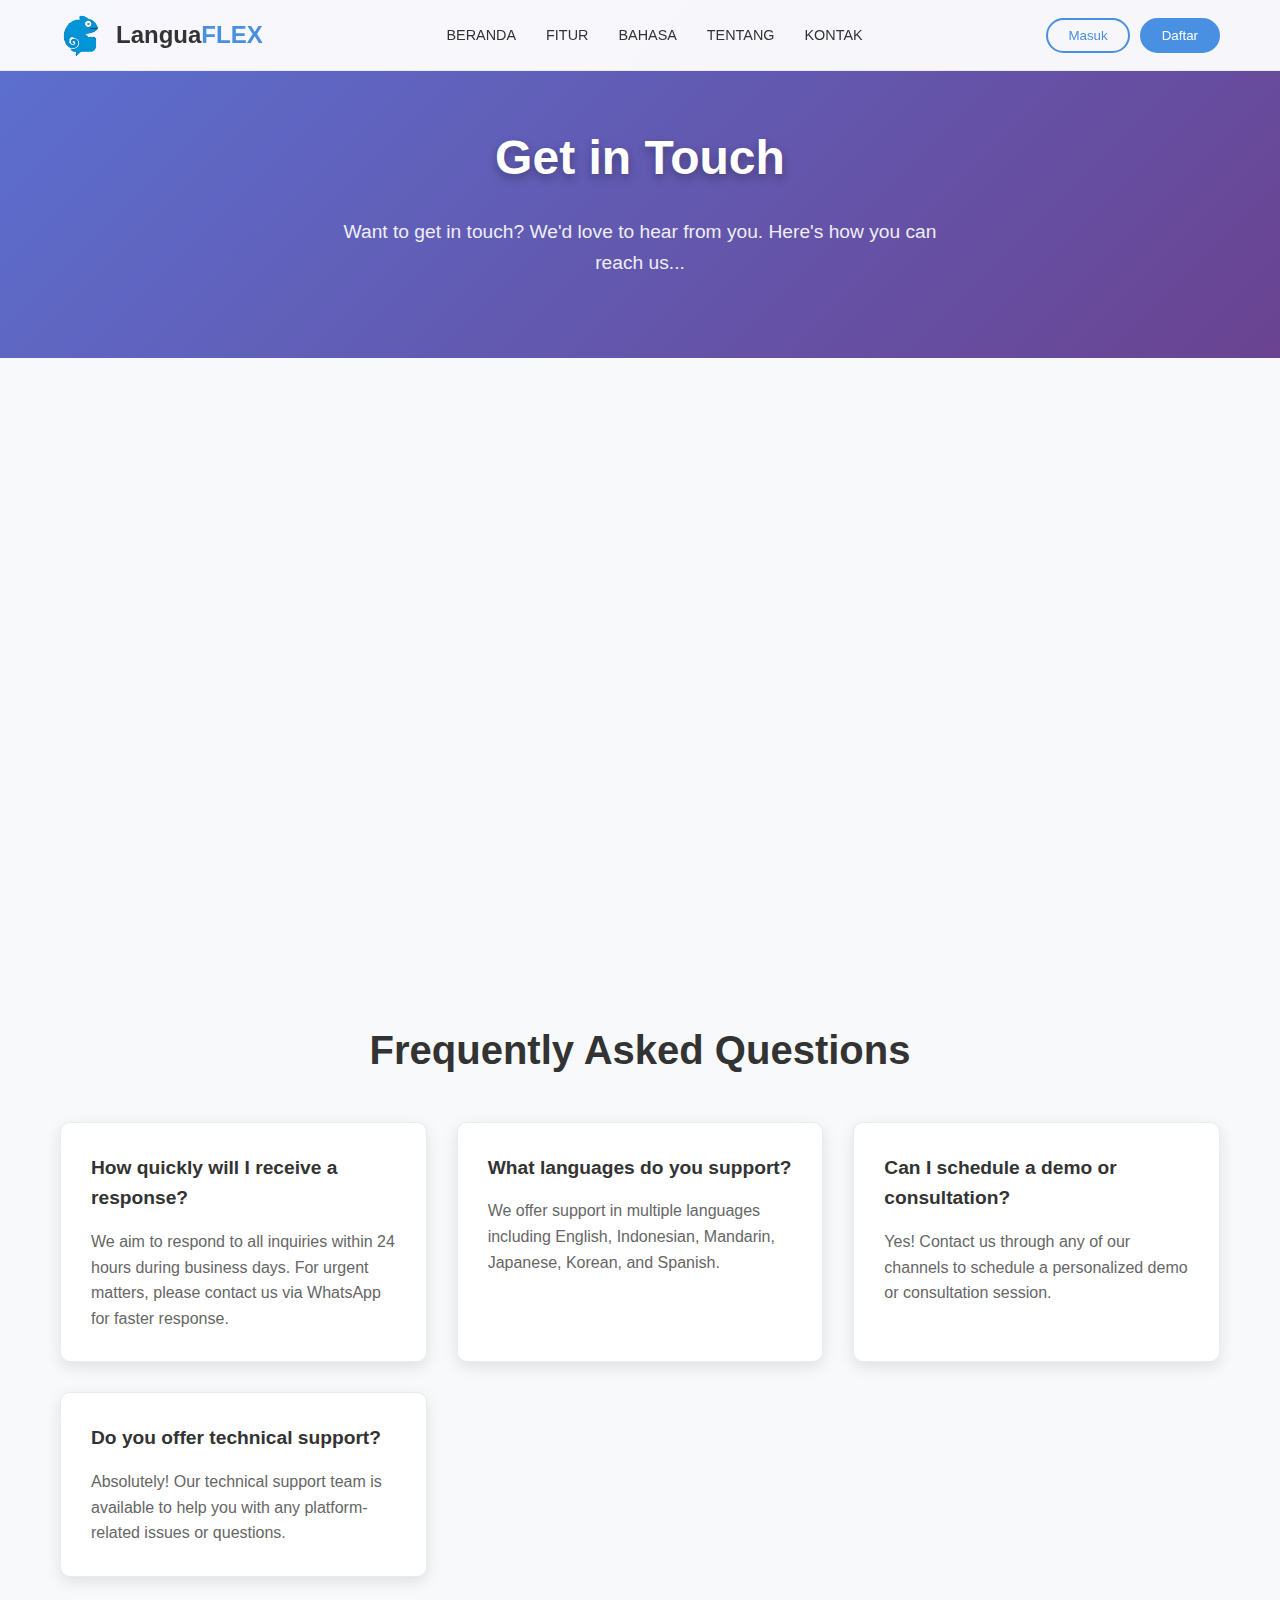
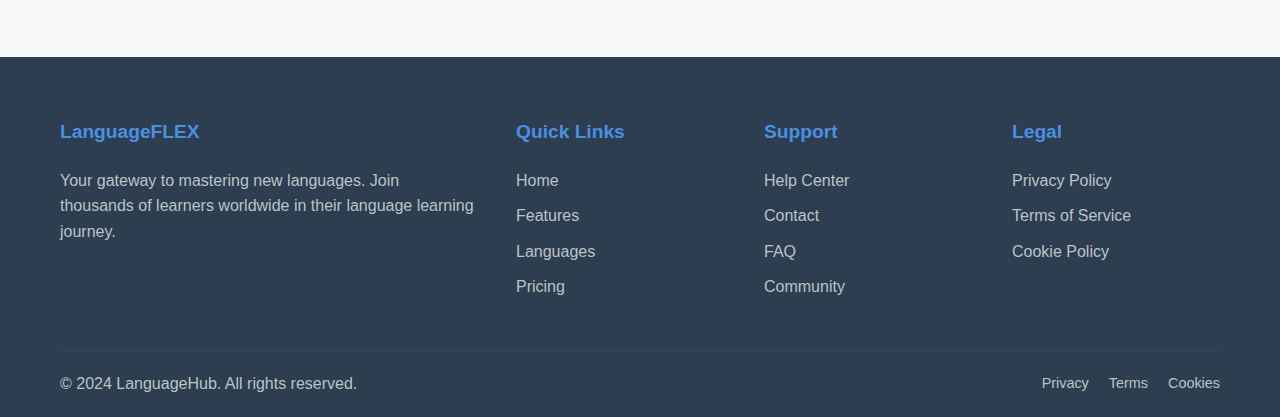
<file: contatc.html>
<!DOCTYPE html>
<html lang="id">
<head>
    <meta charset="UTF-8">
    <meta name="viewport" content="width=device-width, initial-scale=1.0">
    <title>Contact Us - Language Learning Platform</title>
    <link rel="stylesheet" href="styles.css">
    <link rel="stylesheet" href="contact.css">
    <link rel="icon" href="resource/images/logo.ico" type="image/x-icon">
    <link href="https://cdnjs.cloudflare.com/ajax/libs/font-awesome/6.0.0/css/all.min.css" rel="stylesheet">
</head>
<body>
    <!-- Navigation -->
    <nav class="navbar">
        <div class="nav-container">
            <div class="nav-logo">
                <img src="resource/images/logo.png" alt="LanguaFLEX Logo" class="logo-icon">
                <span class="logo-text">Langua<span class="logo-highlight">FLEX</span></span>
            </div>
            <ul class="nav-menu">
                <li><a href="index.html" class="nav-link">BERANDA</a></li>
                <li><a href="index.html" class="nav-link">FITUR</a></li>
                <li><a href="index.html" class="nav-link">BAHASA</a></li>
                <li><a href="about.html" class="nav-link active">TENTANG</a></li>
                <li><a href="contatc.html" class="nav-link">KONTAK</a></li>
            </ul>
            <div class="nav-auth">
                <button class="btn-login" id="btn-login">Masuk</button>
                <button class="btn-register" id="btn-register">Daftar</button>
            </div>
            <div class="burger-menu">
                <div class="bar"></div>
                <div class="bar"></div>
                <div class="bar"></div>
            </div>
        </div>
    </nav>

    <!-- Contact Hero Section -->
    <section class="contact-hero">
        <div class="container">
            <div class="contact-hero-content">
                <h1 class="contact-hero-title">Get in Touch</h1>
                <p class="contact-hero-subtitle">
                    Want to get in touch? We'd love to hear from you. Here's how you can reach us...
                </p>
            </div>
        </div>
    </section>

    <!-- Contact Options Section -->
    <section class="contact-options">
        <div class="container">
            <div class="contact-grid">
                <!-- WhatsApp Contact -->
                <div class="contact-card whatsapp-card">
                    <div class="contact-icon">
                        <i class="fab fa-whatsapp"></i>
                    </div>
                    <h3>Chat with Us</h3>
                    <p>Need quick help or have questions? Chat with us directly on WhatsApp. We're here to help you with your language learning journey.</p>
                    <a href="http://api.whatsapp.com/send/?phone=6281343393659&text&type=phone_number&app_absent=0" 
                       class="btn-contact-primary" target="_blank">
                        <i class="fab fa-whatsapp"></i>
                        Chat on WhatsApp
                    </a>
                </div>

                <!-- Email Contact -->
                <div class="contact-card email-card">
                    <div class="contact-icon">
                        <i class="fas fa-envelope"></i>
                    </div>
                    <h3>Email Support</h3>
                    <p>For detailed inquiries or support requests, send us an email. We'll get back to you within 24 hours.</p>
                    <a href="mailto:support@languagehub.com" class="btn-contact-secondary">
                        <i class="fas fa-envelope"></i>
                        Send Email
                    </a>
                </div>

                <!-- Phone Contact -->
                <div class="contact-card phone-card">
                    <div class="contact-icon">
                        <i class="fas fa-phone"></i>
                    </div>
                    <h3>Call Us</h3>
                    <p>Prefer to talk? Give us a call during business hours. Our team is ready to assist you with any questions.</p>
                    <a href="tel:+6281343393659" class="btn-contact-secondary">
                        <i class="fas fa-phone"></i>
                        +62 813 4339 3659
                    </a>
                </div>

            </div>
        </div>
    </section>

    <!-- FAQ Section -->
    <section class="faq-section">
        <div class="container">
            <h2 class="section-title">Frequently Asked Questions</h2>
            <div class="faq-grid">
                <div class="faq-item">
                    <h3>How quickly will I receive a response?</h3>
                    <p>We aim to respond to all inquiries within 24 hours during business days. For urgent matters, please contact us via WhatsApp for faster response.</p>
                </div>
                <div class="faq-item">
                    <h3>What languages do you support?</h3>
                    <p>We offer support in multiple languages including English, Indonesian, Mandarin, Japanese, Korean, and Spanish.</p>
                </div>
                <div class="faq-item">
                    <h3>Can I schedule a demo or consultation?</h3>
                    <p>Yes! Contact us through any of our channels to schedule a personalized demo or consultation session.</p>
                </div>
                <div class="faq-item">
                    <h3>Do you offer technical support?</h3>
                    <p>Absolutely! Our technical support team is available to help you with any platform-related issues or questions.</p>
                </div>
            </div>
        </div>
    </section>

    <!-- Footer -->
    <footer class="footer">
        <div class="container">
            <div class="footer-content">
                <div class="footer-section">
                    <h4>LanguageFLEX</h4>
                    <p>Your gateway to mastering new languages. Join thousands of learners worldwide in their language learning journey.</p>
                </div>
                <div class="footer-section">
                    <h4>Quick Links</h4>
                    <ul>
                        <li><a href="#">Home</a></li>
                        <li><a href="#">Features</a></li>
                        <li><a href="#">Languages</a></li>
                        <li><a href="#">Pricing</a></li>
                    </ul>
                </div>
                <div class="footer-section">
                    <h4>Support</h4>
                    <ul>
                        <li><a href="#">Help Center</a></li>
                        <li><a href="#">Contact</a></li>
                        <li><a href="#">FAQ</a></li>
                        <li><a href="#">Community</a></li>
                    </ul>
                </div>
                <div class="footer-section">
                    <h4>Legal</h4>
                    <ul>
                        <li><a href="#">Privacy Policy</a></li>
                        <li><a href="#">Terms of Service</a></li>
                        <li><a href="#">Cookie Policy</a></li>
                    </ul>
                </div>
            </div>
            <div class="footer-bottom">
                <p>&copy; 2024 LanguageHub. All rights reserved.</p>
                <div class="footer-links">
                    <a href="#">Privacy</a>
                    <a href="#">Terms</a>
                    <a href="#">Cookies</a>
                </div>
            </div>
        </div>
    </footer>

    <script>
        // Navbar scroll effect
        window.addEventListener('scroll', function() {
            const navbar = document.querySelector('.navbar');
            if (window.scrollY > 50) {
                navbar.classList.add('scrolled');
            } else {
                navbar.classList.remove('scrolled');
            }
        });

        // Burger menu toggle
        const burgerMenu = document.querySelector('.burger-menu');
        const navMenu = document.querySelector('.nav-menu');

        burgerMenu.addEventListener('click', function() {
            burgerMenu.classList.toggle('active');
            navMenu.classList.toggle('active');
        });

        
        document.getElementById('btn-login')?.addEventListener('click', function() {
            window.location.href = 'login.html';
        });

        document.getElementById('btn-register')?.addEventListener('click', function() {
            window.location.href = 'register.html';
        });  

        // Add loading animation on page load
        window.addEventListener('load', function() {
            document.body.classList.add('loaded');
        });
    </script>
</body>
</html>
</file>
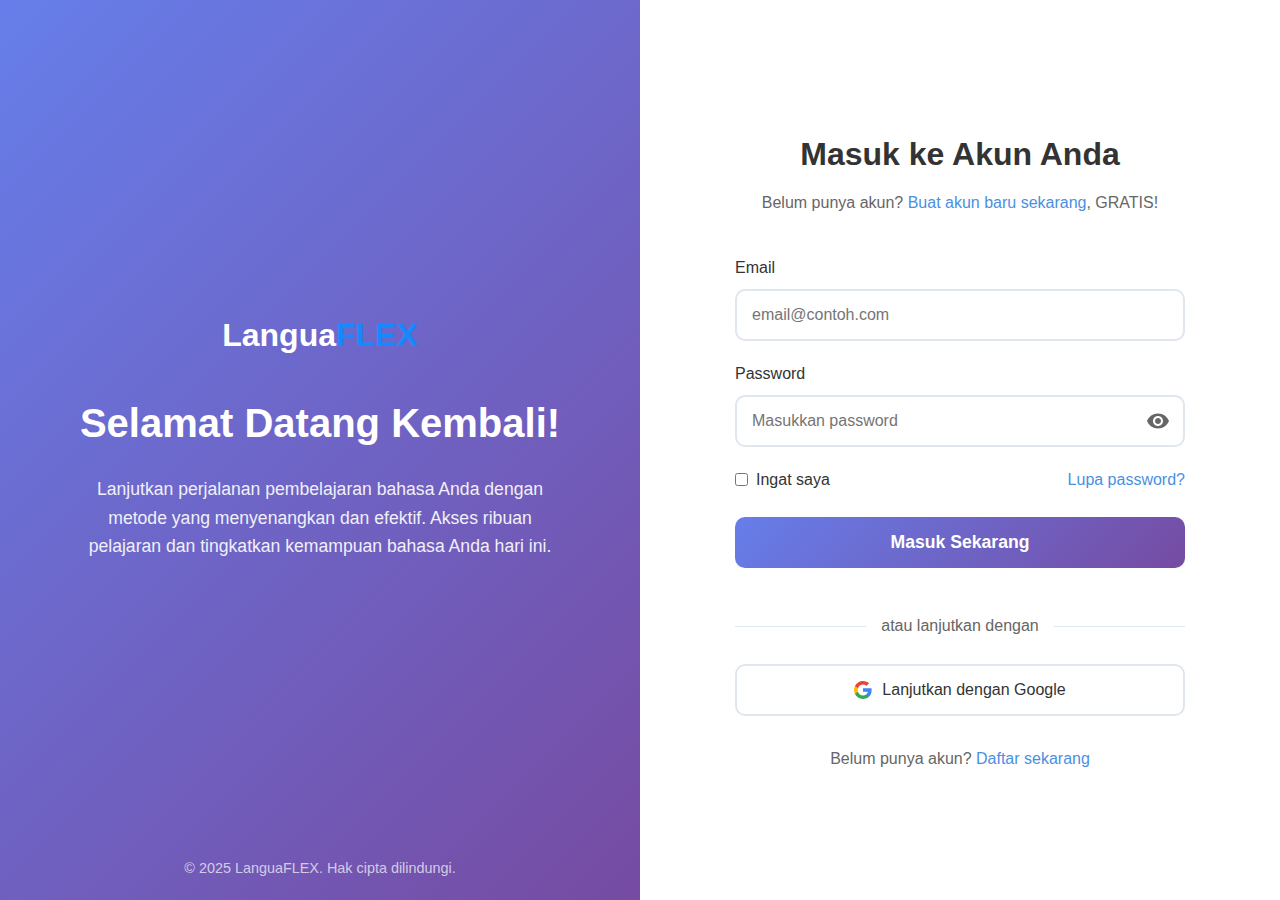
<file: login.html>
<!DOCTYPE html>
<html lang="id">
<head>
    <meta charset="UTF-8">
    <meta name="viewport" content="width=device-width, initial-scale=1.0">
    <link rel="icon" href="resource/images/logo.ico" type="image/x-icon">
    <title>Login - LanguaFLEX</title>
    <style>
        /* Reset dan Base Styles */
        * {
            margin: 0;
            padding: 0;
            box-sizing: border-box;
        }

        body {
            font-family: 'Segoe UI', Tahoma, Geneva, Verdana, sans-serif;
            line-height: 1.6;
            color: #333;
            overflow-x: hidden;
            background-color: #f8f9fa;
        }

        .container {
            max-width: 1200px;
            margin: 0 auto;
            padding: 0 20px;
        }

        /* Layout Utama */
        .auth-container {
            min-height: 100vh;
            display: grid;
            grid-template-columns: 1fr 1fr;
        }

        /* Panel Gambar */
        .auth-image {
            background: linear-gradient(135deg, #667eea 0%, #764ba2 100%);
            display: flex;
            flex-direction: column;
            justify-content: center;
            align-items: center;
            padding: 40px;
            color: white;
            text-align: center;
            position: relative;
            overflow: hidden;
        }

        .auth-image::before {
            content: '';
            position: absolute;
            top: 0;
            left: 0;
            right: 0;
            bottom: 0;
            background: url('https://images.unsplash.com/photo-1543269865-cbf427effbad?ixlib=rb-1.2.1&auto=format&fit=crop&w=1950&q=80') no-repeat center center/cover;
            opacity: 0.1;
        }

        .auth-image h1 {
            font-size: 2.5rem;
            margin-bottom: 20px;
            position: relative;
            z-index: 1;
        }

        .auth-image p {
            font-size: 1.1rem;
            max-width: 500px;
            opacity: 0.9;
            margin-bottom: 30px;
            position: relative;
            z-index: 1;
        }

        .logo-text {
            font-size: 2rem;
            font-weight: bold;
            margin-bottom: 30px;
            position: relative;
            z-index: 1;
        }

        .logo-text span {
            color: #1589FF; /* Light Blue */
        }

        .copyright {
            position: absolute;
            bottom: 20px;
            color: rgba(255, 255, 255, 0.7);
            font-size: 0.9rem;
            z-index: 1;
        }

        /* Panel Form */
        .auth-form {
            display: flex;
            flex-direction: column;
            justify-content: center;
            align-items: center;
            padding: 40px;
            background: white;
        }

        .form-container {
            width: 100%;
            max-width: 450px;
        }

        .form-header {
            text-align: center;
            margin-bottom: 40px;
        }

        .form-header h2 {
            font-size: 2rem;
            color: #333;
            margin-bottom: 10px;
        }

        .form-header p {
            color: #666;
        }

        .form-header a {
            color: #4a90e2;
            text-decoration: none;
            font-weight: 500;
        }

        .form-header a:hover {
            text-decoration: underline;
        }

        /* Form Styles */
        .form-group {
            margin-bottom: 20px;
        }

        .form-group label {
            display: block;
            margin-bottom: 8px;
            font-weight: 500;
            color: #333;
        }

        .form-control {
            width: 100%;
            padding: 15px;
            border: 2px solid #e0e6ed;
            border-radius: 10px;
            font-size: 1rem;
            transition: all 0.3s ease;
        }

        .form-control:focus {
            outline: none;
            border-color: #667eea;
            box-shadow: 0 0 0 3px rgba(102, 126, 234, 0.1);
        }

        .password-container {
            position: relative;
        }

        .toggle-password {
            position: absolute;
            right: 15px;
            top: 50%;
            transform: translateY(-50%);
            background: none;
            border: none;
            cursor: pointer;
            display: flex;
            align-items: center;
            justify-content: center;
        }

        .toggle-password svg {
            width: 24px;
            height: 24px;
        }

        .remember-forgot {
            display: flex;
            justify-content: space-between;
            align-items: center;
            margin-bottom: 25px;
        }

        .remember-me {
            display: flex;
            align-items: center;
        }

        .remember-me input {
            margin-right: 8px;
        }

        .forgot-password {
            color: #4a90e2;
            text-decoration: none;
            font-weight: 500;
        }

        .forgot-password:hover {
            text-decoration: underline;
        }

        .btn-submit {
            background: linear-gradient(135deg, #667eea 0%, #764ba2 100%);
            color: white;
            width: 100%;
            padding: 15px;
            border: none;
            border-radius: 10px;
            font-size: 1.1rem;
            font-weight: 600;
            cursor: pointer;
            transition: all 0.3s ease;
            margin-bottom: 20px;
        }

        .btn-submit:hover {
            transform: translateY(-2px);
            box-shadow: 0 8px 25px rgba(102, 126, 234, 0.3);
        }

        .divider {
            position: relative;
            text-align: center;
            margin: 25px 0;
            color: #666;
        }

        .divider-text {
            background: white;
            padding: 0 15px;
            position: relative;
            z-index: 1;
        }

        .divider::before {
            content: '';
            position: absolute;
            top: 50%;
            left: 0;
            right: 0;
            height: 1px;
            background: #e0e6ed;
            z-index: 0;
        }

        .divider::before,
        .divider::after {
            content: '';
            position: absolute;
            top: 50%;
            width: 40%;
            height: 1px;
            background: #e0e6ed;
        }

        .divider::before {
            left: 0;
        }

        .divider::after {
            right: 0;
        }

        .btn-google {
            background: white;
            color: #333;
            width: 100%;
            padding: 15px;
            border: 2px solid #e0e6ed;
            border-radius: 10px;
            font-size: 1rem;
            font-weight: 500;
            cursor: pointer;
            transition: all 0.3s ease;
            display: flex;
            align-items: center;
            justify-content: center;
            gap: 10px;
        }

        .btn-google:hover {
            background: #f8f9fa;
            border-color: #d0d5dd;
        }

        .signup-link {
            text-align: center;
            margin-top: 30px;
            color: #666;
        }

        .signup-link a {
            color: #4a90e2;
            text-decoration: none;
            font-weight: 500;
        }

        .signup-link a:hover {
            text-decoration: underline;
        }

        /* Responsive Design */
        @media (max-width: 768px) {
            .auth-container {
                grid-template-columns: 1fr;
            }
            
            .auth-image {
                padding: 60px 20px;
            }
            
            .auth-form {
                padding: 60px 20px;
            }
        }

        @media (max-width: 480px) {
            .auth-image h1 {
                font-size: 2rem;
            }
            
            .form-header h2 {
                font-size: 1.8rem;
            }
            
            .remember-forgot {
                flex-direction: column;
                align-items: flex-start;
                gap: 15px;
            }
        }

        /* Animations */
        .form-container {
            animation: fadeInUp 0.8s ease-out;
        }

        @keyframes fadeInUp {
            from {
                opacity: 0;
                transform: translateY(20px);
            }
            to {
                opacity: 1;
                transform: translateY(0);
            }
        }
    </style>
</head>
<body>
    <!-- Layout Utama -->
    <div class="auth-container">
        <!-- Panel Gambar -->
        <div class="auth-image">
            <div class="logo-text">Langua<span>FLEX</span></div>
            <h1>Selamat Datang Kembali!</h1>
            <p>Lanjutkan perjalanan pembelajaran bahasa Anda dengan metode yang menyenangkan dan efektif. Akses ribuan pelajaran dan tingkatkan kemampuan bahasa Anda hari ini.</p>
            <div class="copyright">&copy; 2025 LanguaFLEX. Hak cipta dilindungi.</div>
        </div>

        <!-- Panel Form -->
        <div class="auth-form">
            <div class="form-container">
                <div class="form-header">
                    <h2>Masuk ke Akun Anda</h2>
                    <p>Belum punya akun? <a href="register.html">Buat akun baru sekarang</a>, GRATIS!</p>
                </div>

                <form>
                    <div class="form-group">
                        <label for="email">Email</label>
                        <input type="email" id="email" class="form-control" placeholder="email@contoh.com" required>
                    </div>
                    
                    <div class="form-group">
                        <label for="password">Password</label>
                        <div class="password-container">
                            <input type="password" id="password" class="form-control" placeholder="Masukkan password" required>
                            <button type="button" class="toggle-password">
                                <svg class="eye-open" width="24" height="24" viewBox="0 0 24 24" fill="none" xmlns="http://www.w3.org/2000/svg">
                                    <path d="M12 4.5C7 4.5 2.73 7.61 1 12C2.73 16.39 7 19.5 12 19.5C17 19.5 21.27 16.39 23 12C21.27 7.61 17 4.5 12 4.5ZM12 17C9.24 17 7 14.76 7 12C7 9.24 9.24 7 12 7C14.76 7 17 9.24 17 12C17 14.76 14.76 17 12 17ZM12 9C10.34 9 9 10.34 9 12C9 13.66 10.34 15 12 15C13.66 15 15 13.66 15 12C15 10.34 13.66 9 12 9Z" fill="#666"/>
                                </svg>
                                <svg class="eye-closed" width="24" height="24" viewBox="0 0 24 24" fill="none" xmlns="http://www.w3.org/2000/svg" style="display:none">
                                    <path d="M12 7C14.76 7 17 9.24 17 12C17 12.65 16.87 13.26 16.64 13.83L19.56 16.75C21.07 15.49 22.26 13.86 22.99 12C21.26 7.61 16.99 4.5 11.99 4.5C10.59 4.5 9.25 4.75 8.01 5.2L10.17 7.36C10.74 7.13 11.35 7 12 7ZM2 4.27L4.28 6.55L4.74 7.01C3.08 8.3 1.78 10.02 1 12C2.73 16.39 7 19.5 12 19.5C13.55 19.5 15.03 19.2 16.38 18.66L16.8 19.08L19.73 22L21 20.73L3.27 3L2 4.27ZM7.53 9.8L9.08 11.35C9.03 11.56 9 11.78 9 12C9 13.66 10.34 15 12 15C12.22 15 12.44 14.97 12.65 14.92L14.2 16.47C13.53 16.8 12.79 17 12 17C9.24 17 7 14.76 7 12C7 11.21 7.2 10.47 7.53 9.8ZM11.84 9.02L14.99 12.17L15.01 12.01C15.01 10.35 13.67 9.01 12.01 9.01L11.84 9.02Z" fill="#666"/>
                                </svg>
                            </button>
                        </div>
                    </div>
                    
                    <div class="remember-forgot">
                        <div class="remember-me">
                            <input type="checkbox" id="remember">
                            <label for="remember">Ingat saya</label>
                        </div>
                        <a href="#" class="forgot-password">Lupa password?</a>
                    </div>
                    
                    <button type="submit" class="btn-submit">Masuk Sekarang</button>
                    
                    <div class="divider">
                        <span class="divider-text">atau lanjutkan dengan</span>
                    </div>
                    <button type="button" class="btn-google">
                        <svg width="18" height="18" viewBox="0 0 18 18" fill="none">
                            <path d="M17.64 9.2045C17.64 8.5663 17.5827 7.9527 17.4764 7.3636H9V10.845H13.8436C13.635 11.97 13.0009 12.9232 12.0477 13.5613V15.8195H14.9564C16.6582 14.2527 17.64 11.9454 17.64 9.2045Z" fill="#4285F4"/>
                            <path d="M9 18C11.43 18 13.4673 17.1941 14.9564 15.8195L12.0477 13.5614C11.2418 14.1014 10.2109 14.4205 9 14.4205C6.65591 14.4205 4.67182 12.8373 3.96409 10.71H0.957275V13.0418C2.43818 15.9832 5.48182 18 9 18Z" fill="#34A853"/>
                            <path d="M3.96409 10.71C3.78409 10.17 3.68182 9.59318 3.68182 9C3.68182 8.40682 3.78409 7.83 3.96409 7.29V4.95818H0.957273C0.347727 6.17318 0 7.54773 0 9C0 10.4523 0.347727 11.8268 0.957273 13.0418L3.96409 10.71Z" fill="#FBBC05"/>
                            <path d="M9 3.57955C10.3214 3.57955 11.5077 4.03364 12.4405 4.92545L15.0218 2.34409C13.4632 0.891818 11.4259 0 9 0C5.48182 0 2.43818 2.01682 0.957275 4.95818L3.96409 7.29C4.67182 5.16273 6.65591 3.57955 9 3.57955Z" fill="#EA4335"/>
                        </svg>
                        Lanjutkan dengan Google
                    </button>
                    
                    <div class="signup-link">
                        <p>Belum punya akun? <a href="register.html">Daftar sekarang</a></p>
                    </div>
                </form>
            </div>
        </div>
    </div>

    <script>
        // Setup password toggle
        const togglePassword = document.querySelector('.toggle-password');
        togglePassword.addEventListener('click', function() {
            const passwordInput = document.getElementById('password');
            const type = passwordInput.getAttribute('type') === 'password' ? 'text' : 'password';
            passwordInput.setAttribute('type', type);
            
            // Toggle eye icons
            const eyeOpen = this.querySelector('.eye-open');
            const eyeClosed = this.querySelector('.eye-closed');
            
            if (type === 'password') {
                eyeOpen.style.display = 'block';
                eyeClosed.style.display = 'none';
            } else {
                eyeOpen.style.display = 'none';
                eyeClosed.style.display = 'block';
            }
        });

        // Form submission
        document.querySelector('form').addEventListener('submit', function(e) {
            e.preventDefault();
            // Simulate login process
            alert('Selamat datang kembali! Anda akan diarahkan ke dashboard.');
            // In a real app, you would redirect to dashboard
            // window.location.href = 'dashboard.html';
        });
    </script>
</body>
</html>
</file>
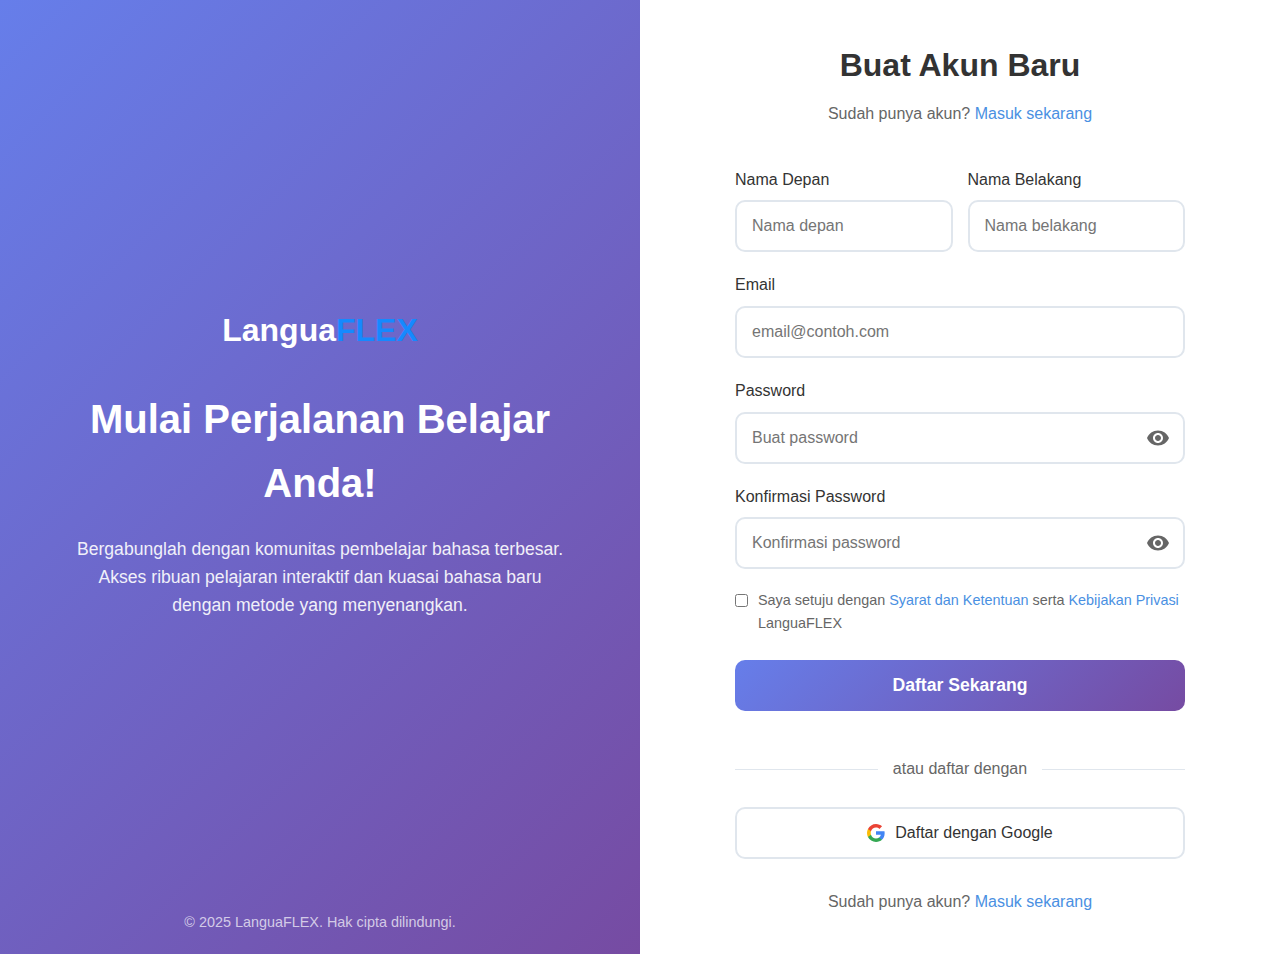
<file: register.html>
<!DOCTYPE html>
<html lang="id">
<head>
    <meta charset="UTF-8">
    <meta name="viewport" content="width=device-width, initial-scale=1.0">
    <link rel="icon" href="resource/images/logo.ico" type="image/x-icon">
    <title>Daftar - LanguaFLEX</title>
    <style>
        /* Reset dan Base Styles */
        * {
            margin: 0;
            padding: 0;
            box-sizing: border-box;
        }

        body {
            font-family: 'Segoe UI', Tahoma, Geneva, Verdana, sans-serif;
            line-height: 1.6;
            color: #333;
            overflow-x: hidden;
            background-color: #f8f9fa;
        }

        .container {
            max-width: 1200px;
            margin: 0 auto;
            padding: 0 20px;
        }

        /* Layout Utama */
        .auth-container {
            min-height: 100vh;
            display: grid;
            grid-template-columns: 1fr 1fr;
        }

        /* Panel Gambar */
        .auth-image {
            background: linear-gradient(135deg, #667eea 0%, #764ba2 100%);
            display: flex;
            flex-direction: column;
            justify-content: center;
            align-items: center;
            padding: 40px;
            color: white;
            text-align: center;
            position: relative;
            overflow: hidden;
        }

        .auth-image::before {
            content: '';
            position: absolute;
            top: 0;
            left: 0;
            right: 0;
            bottom: 0;
            background: url('https://images.unsplash.com/photo-1543269865-cbf427effbad?ixlib=rb-1.2.1&auto=format&fit=crop&w=1950&q=80') no-repeat center center/cover;
            opacity: 0.1;
        }

        .auth-image h1 {
            font-size: 2.5rem;
            margin-bottom: 20px;
            position: relative;
            z-index: 1;
        }

        .auth-image p {
            font-size: 1.1rem;
            max-width: 500px;
            opacity: 0.9;
            margin-bottom: 30px;
            position: relative;
            z-index: 1;
        }

        .logo-text {
            font-size: 2rem;
            font-weight: bold;
            margin-bottom: 30px;
            position: relative;
            z-index: 1;
        }

        .logo-text span {
            color: #1589FF;
        }

        .copyright {
            position: absolute;
            bottom: 20px;
            color: rgba(255, 255, 255, 0.7);
            font-size: 0.9rem;
            z-index: 1;
        }

        /* Panel Form */
        .auth-form {
            display: flex;
            flex-direction: column;
            justify-content: center;
            align-items: center;
            padding: 40px;
            background: white;
        }

        .form-container {
            width: 100%;
            max-width: 450px;
        }

        .form-header {
            text-align: center;
            margin-bottom: 40px;
        }

        .form-header h2 {
            font-size: 2rem;
            color: #333;
            margin-bottom: 10px;
        }

        .form-header p {
            color: #666;
        }

        .form-header a {
            color: #4a90e2;
            text-decoration: none;
            font-weight: 500;
        }

        .form-header a:hover {
            text-decoration: underline;
        }

        /* Form Styles */
        .form-group {
            margin-bottom: 20px;
        }

        .form-group label {
            display: block;
            margin-bottom: 8px;
            font-weight: 500;
            color: #333;
        }

        .form-control {
            width: 100%;
            padding: 15px;
            border: 2px solid #e0e6ed;
            border-radius: 10px;
            font-size: 1rem;
            transition: all 0.3s ease;
        }

        .form-control:focus {
            outline: none;
            border-color: #667eea;
            box-shadow: 0 0 0 3px rgba(102, 126, 234, 0.1);
        }

        .password-container {
            position: relative;
        }

        .toggle-password {
            position: absolute;
            right: 15px;
            top: 50%;
            transform: translateY(-50%);
            background: none;
            border: none;
            cursor: pointer;
            display: flex;
            align-items: center;
            justify-content: center;
        }

        .toggle-password svg {
            width: 24px;
            height: 24px;
        }

        .name-group {
            display: grid;
            grid-template-columns: 1fr 1fr;
            gap: 15px;
        }

        .terms {
            display: flex;
            align-items: flex-start;
            margin-bottom: 25px;
        }

        .terms input {
            margin-top: 5px;
            margin-right: 10px;
        }

        .terms label {
            font-size: 0.9rem;
            color: #666;
        }

        .terms a {
            color: #4a90e2;
            text-decoration: none;
        }

        .terms a:hover {
            text-decoration: underline;
        }

        .btn-submit {
            background: linear-gradient(135deg, #667eea 0%, #764ba2 100%);
            color: white;
            width: 100%;
            padding: 15px;
            border: none;
            border-radius: 10px;
            font-size: 1.1rem;
            font-weight: 600;
            cursor: pointer;
            transition: all 0.3s ease;
            margin-bottom: 20px;
        }

        .btn-submit:hover {
            transform: translateY(-2px);
            box-shadow: 0 8px 25px rgba(102, 126, 234, 0.3);
        }

        .divider {
            position: relative;
            text-align: center;
            margin: 25px 0;
            color: #666;
        }

        .divider-text {
            background: white;
            padding: 0 15px;
            position: relative;
            z-index: 1;
        }

        .divider::before {
            content: '';
            position: absolute;
            top: 50%;
            left: 0;
            right: 0;
            height: 1px;
            background: #e0e6ed;
            z-index: 0;
        }

        .divider::before,
        .divider::after {
            content: '';
            position: absolute;
            top: 50%;
            width: 40%;
            height: 1px;
            background: #e0e6ed;
        }

        .divider::before {
            left: 0;
        }

        .divider::after {
            right: 0;
        }

        .btn-google {
            background: white;
            color: #333;
            width: 100%;
            padding: 15px;
            border: 2px solid #e0e6ed;
            border-radius: 10px;
            font-size: 1rem;
            font-weight: 500;
            cursor: pointer;
            transition: all 0.3s ease;
            display: flex;
            align-items: center;
            justify-content: center;
            gap: 10px;
        }

        .btn-google:hover {
            background: #f8f9fa;
            border-color: #d0d5dd;
        }

        .login-link {
            text-align: center;
            margin-top: 30px;
            color: #666;
        }

        .login-link a {
            color: #4a90e2;
            text-decoration: none;
            font-weight: 500;
        }

        .login-link a:hover {
            text-decoration: underline;
        }

        /* Responsive Design */
        @media (max-width: 768px) {
            .auth-container {
                grid-template-columns: 1fr;
            }
            
            .auth-image {
                padding: 60px 20px;
            }
            
            .auth-form {
                padding: 60px 20px;
            }
            
            .name-group {
                grid-template-columns: 1fr;
            }
        }

        @media (max-width: 480px) {
            .auth-image h1 {
                font-size: 2rem;
            }
            
            .form-header h2 {
                font-size: 1.8rem;
            }
        }

        /* Animations */
        .form-container {
            animation: fadeInUp 0.8s ease-out;
        }

        @keyframes fadeInUp {
            from {
                opacity: 0;
                transform: translateY(20px);
            }
            to {
                opacity: 1;
                transform: translateY(0);
            }
        }
    </style>
</head>
<body>
    <!-- Layout Utama -->
    <div class="auth-container">
        <!-- Panel Gambar -->
        <div class="auth-image">
            <div class="logo-text">Langua<span>FLEX</span></div>
            <h1>Mulai Perjalanan Belajar Anda!</h1>
            <p>Bergabunglah dengan komunitas pembelajar bahasa terbesar. Akses ribuan pelajaran interaktif dan kuasai bahasa baru dengan metode yang menyenangkan.</p>
            <div class="copyright">&copy; 2025 LanguaFLEX. Hak cipta dilindungi.</div>
        </div>

        <!-- Panel Form -->
        <div class="auth-form">
            <div class="form-container">
                <div class="form-header">
                    <h2>Buat Akun Baru</h2>
                    <p>Sudah punya akun? <a href="login.html">Masuk sekarang</a></p>
                </div>

                <form>
                    <div class="name-group">
                        <div class="form-group">
                            <label for="firstName">Nama Depan</label>
                            <input type="text" id="firstName" class="form-control" placeholder="Nama depan" required>
                        </div>
                        
                        <div class="form-group">
                            <label for="lastName">Nama Belakang</label>
                            <input type="text" id="lastName" class="form-control" placeholder="Nama belakang" required>
                        </div>
                    </div>
                    
                    <div class="form-group">
                        <label for="email">Email</label>
                        <input type="email" id="email" class="form-control" placeholder="email@contoh.com" required>
                    </div>
                    
                    <div class="form-group">
                        <label for="password">Password</label>
                        <div class="password-container">
                            <input type="password" id="password" class="form-control" placeholder="Buat password" required>
                            <button type="button" class="toggle-password">
                                <svg class="eye-open" width="24" height="24" viewBox="0 0 24 24" fill="none" xmlns="http://www.w3.org/2000/svg">
                                    <path d="M12 4.5C7 4.5 2.73 7.61 1 12C2.73 16.39 7 19.5 12 19.5C17 19.5 21.27 16.39 23 12C21.27 7.61 17 4.5 12 4.5ZM12 17C9.24 17 7 14.76 7 12C7 9.24 9.24 7 12 7C14.76 7 17 9.24 17 12C17 14.76 14.76 17 12 17ZM12 9C10.34 9 9 10.34 9 12C9 13.66 10.34 15 12 15C13.66 15 15 13.66 15 12C15 10.34 13.66 9 12 9Z" fill="#666"/>
                                </svg>
                                <svg class="eye-closed" width="24" height="24" viewBox="0 0 24 24" fill="none" xmlns="http://www.w3.org/2000/svg" style="display:none">
                                    <path d="M12 7C14.76 7 17 9.24 17 12C17 12.65 16.87 13.26 16.64 13.83L19.56 16.75C21.07 15.49 22.26 13.86 22.99 12C21.26 7.61 16.99 4.5 11.99 4.5C10.59 4.5 9.25 4.75 8.01 5.2L10.17 7.36C10.74 7.13 11.35 7 12 7ZM2 4.27L4.28 6.55L4.74 7.01C3.08 8.3 1.78 10.02 1 12C2.73 16.39 7 19.5 12 19.5C13.55 19.5 15.03 19.2 16.38 18.66L16.8 19.08L19.73 22L21 20.73L3.27 3L2 4.27ZM7.53 9.8L9.08 11.35C9.03 11.56 9 11.78 9 12C9 13.66 10.34 15 12 15C12.22 15 12.44 14.97 12.65 14.92L14.2 16.47C13.53 16.8 12.79 17 12 17C9.24 17 7 14.76 7 12C7 11.21 7.2 10.47 7.53 9.8ZM11.84 9.02L14.99 12.17L15.01 12.01C15.01 10.35 13.67 9.01 12.01 9.01L11.84 9.02Z" fill="#666"/>
                                </svg>
                            </button>
                        </div>
                    </div>
                    
                    <div class="form-group">
                        <label for="confirmPassword">Konfirmasi Password</label>
                        <div class="password-container">
                            <input type="password" id="confirmPassword" class="form-control" placeholder="Konfirmasi password" required>
                            <button type="button" class="toggle-password">
                                <svg class="eye-open" width="24" height="24" viewBox="0 0 24 24" fill="none" xmlns="http://www.w3.org/2000/svg">
                                    <path d="M12 4.5C7 4.5 2.73 7.61 1 12C2.73 16.39 7 19.5 12 19.5C17 19.5 21.27 16.39 23 12C21.27 7.61 17 4.5 12 4.5ZM12 17C9.24 17 7 14.76 7 12C7 9.24 9.24 7 12 7C14.76 7 17 9.24 17 12C17 14.76 14.76 17 12 17ZM12 9C10.34 9 9 10.34 9 12C9 13.66 10.34 15 12 15C13.66 15 15 13.66 15 12C15 10.34 13.66 9 12 9Z" fill="#666"/>
                                </svg>
                                <svg class="eye-closed" width="24" height="24" viewBox="0 0 24 24" fill="none" xmlns="http://www.w3.org/2000/svg" style="display:none">
                                    <path d="M12 7C14.76 7 17 9.24 17 12C17 12.65 16.87 13.26 16.64 13.83L19.56 16.75C21.07 15.49 22.26 13.86 22.99 12C21.26 7.61 16.99 4.5 11.99 4.5C10.59 4.5 9.25 4.75 8.01 5.2L10.17 7.36C10.74 7.13 11.35 7 12 7ZM2 4.27L4.28 6.55L4.74 7.01C3.08 8.3 1.78 10.02 1 12C2.73 16.39 7 19.5 12 19.5C13.55 19.5 15.03 19.2 16.38 18.66L16.8 19.08L19.73 22L21 20.73L3.27 3L2 4.27ZM7.53 9.8L9.08 11.35C9.03 11.56 9 11.78 9 12C9 13.66 10.34 15 12 15C12.22 15 12.44 14.97 12.65 14.92L14.2 16.47C13.53 16.8 12.79 17 12 17C9.24 17 7 14.76 7 12C7 11.21 7.2 10.47 7.53 9.8ZM11.84 9.02L14.99 12.17L15.01 12.01C15.01 10.35 13.67 9.01 12.01 9.01L11.84 9.02Z" fill="#666"/>
                                </svg>
                            </button>
                        </div>
                    </div>
                    
                    <div class="terms">
                        <input type="checkbox" id="terms" required>
                        <label for="terms">Saya setuju dengan <a href="#">Syarat dan Ketentuan</a> serta <a href="#">Kebijakan Privasi</a> LanguaFLEX</label>
                    </div>
                    
                    <button type="submit" class="btn-submit">Daftar Sekarang</button>
                    
                    <div class="divider">
                        <span class="divider-text">atau daftar dengan</span>
                    </div>
                    <button type="button" class="btn-google">
                        <svg width="18" height="18" viewBox="0 0 18 18" fill="none">
                            <path d="M17.64 9.2045C17.64 8.5663 17.5827 7.9527 17.4764 7.3636H9V10.845H13.8436C13.635 11.97 13.0009 12.9232 12.0477 13.5613V15.8195H14.9564C16.6582 14.2527 17.64 11.9454 17.64 9.2045Z" fill="#4285F4"/>
                            <path d="M9 18C11.43 18 13.4673 17.1941 14.9564 15.8195L12.0477 13.5614C11.2418 14.1014 10.2109 14.4205 9 14.4205C6.65591 14.4205 4.67182 12.8373 3.96409 10.71H0.957275V13.0418C2.43818 15.9832 5.48182 18 9 18Z" fill="#34A853"/>
                            <path d="M3.96409 10.71C3.78409 10.17 3.68182 9.59318 3.68182 9C3.68182 8.40682 3.78409 7.83 3.96409 7.29V4.95818H0.957273C0.347727 6.17318 0 7.54773 0 9C0 10.4523 0.347727 11.8268 0.957273 13.0418L3.96409 10.71Z" fill="#FBBC05"/>
                            <path d="M9 3.57955C10.3214 3.57955 11.5077 4.03364 12.4405 4.92545L15.0218 2.34409C13.4632 0.891818 11.4259 0 9 0C5.48182 0 2.43818 2.01682 0.957275 4.95818L3.96409 7.29C4.67182 5.16273 6.65591 3.57955 9 3.57955Z" fill="#EA4335"/>
                        </svg>
                        Daftar dengan Google
                    </button>
                    
                    <div class="login-link">
                        <p>Sudah punya akun? <a href="login.html">Masuk sekarang</a></p>
                    </div>
                </form>
            </div>
        </div>
    </div>

    <script>
        // Toggle password visibility with SVG icons
        function setupPasswordToggle(button) {
            button.addEventListener('click', function() {
                const passwordInput = this.closest('.password-container').querySelector('input');
                const type = passwordInput.getAttribute('type') === 'password' ? 'text' : 'password';
                passwordInput.setAttribute('type', type);
                
                // Toggle eye icons
                const eyeOpen = this.querySelector('.eye-open');
                const eyeClosed = this.querySelector('.eye-closed');
                
                if (type === 'password') {
                    eyeOpen.style.display = 'block';
                    eyeClosed.style.display = 'none';
                } else {
                    eyeOpen.style.display = 'none';
                    eyeClosed.style.display = 'block';
                }
            });
        }

        // Setup password toggles
        document.querySelectorAll('.toggle-password').forEach(setupPasswordToggle);

        // Form submission
        document.querySelector('form').addEventListener('submit', function(e) {
            e.preventDefault();
            
            const password = document.getElementById('password').value;
            const confirmPassword = document.getElementById('confirmPassword').value;
            
            if (password !== confirmPassword) {
                alert('Password dan konfirmasi password tidak cocok!');
                return;
            }
            
            if (!document.getElementById('terms').checked) {
                alert('Anda harus menyetujui Syarat dan Ketentuan serta Kebijakan Privasi');
                return;
            }
            
            // Simulate registration process
            alert('Pendaftaran berhasil! Selamat bergabung dengan LanguaFLEX.');
            // In a real app, you would redirect to dashboard
            // window.location.href = 'dashboard.html';
        });
    </script>
</body>
</html>
</file>
<file: contact.css>
/* Contact Page Specific Styles */

/* Contact Hero Section */
.contact-hero {
    background: linear-gradient(135deg, #667eea 0%, #764ba2 100%);
    padding: 120px 0 80px;
    text-align: center;
    color: white;
    position: relative;
    overflow: hidden;
}

.contact-hero::before {
    content: '';
    position: absolute;
    top: 0;
    left: 0;
    right: 0;
    bottom: 0;
    background: rgba(0, 0, 0, 0.1);
    z-index: 0;
}

.contact-hero-content {
    position: relative;
    z-index: 1;
}

.contact-hero-title {
    font-size: 3rem;
    font-weight: bold;
    margin-bottom: 20px;
    text-shadow: 0 4px 10px rgba(0, 0, 0, 0.3);
    animation: fadeInUp 1s ease-out;
}

.contact-hero-subtitle {
    font-size: 1.2rem;
    opacity: 0.9;
    max-width: 600px;
    margin: 0 auto;
    animation: fadeInUp 1s ease-out 0.3s both;
}

/* Contact Options Section */
.contact-options {
    padding: 80px 0;
    background: #f8f9fa;
}

.contact-grid {
    display: grid;
    grid-template-columns: repeat(auto-fit, minmax(280px, 1fr));
    gap: 30px;
    margin-top: 40px;
}

.contact-card {
    background: white;
    padding: 40px 30px;
    border-radius: 15px;
    text-align: center;
    box-shadow: 0 5px 20px rgba(0, 0, 0, 0.1);
    transition: all 0.3s ease;
    border: 1px solid #e9ecef;
    position: relative;
    overflow: hidden;
}

.contact-card::before {
    content: '';
    position: absolute;
    top: 0;
    left: 0;
    right: 0;
    height: 4px;
    background: linear-gradient(135deg, #667eea 0%, #764ba2 100%);
    opacity: 0;
    transition: opacity 0.3s ease;
}

.contact-card:hover {
    transform: translateY(-10px);
    box-shadow: 0 15px 40px rgba(0, 0, 0, 0.15);
}

.contact-card:hover::before {
    opacity: 1;
}

.contact-icon {
    margin-bottom: 20px;
}

.contact-icon i {
    font-size: 3rem;
    color: #4a90e2;
    transition: all 0.3s ease;
}

.whatsapp-card .contact-icon i {
    color: #25d366;
}

.email-card .contact-icon i {
    color: #ea4335;
}

.phone-card .contact-icon i {
    color: #4a90e2;
}

.chat-card .contact-icon i {
    color: #00b4d8;
}

.contact-card:hover .contact-icon i {
    transform: scale(1.1);
}

.contact-card h3 {
    font-size: 1.4rem;
    margin-bottom: 15px;
    color: #333;
    font-weight: 600;
}

.contact-card p {
    color: #666;
    line-height: 1.6;
    margin-bottom: 25px;
}

.btn-contact-primary {
    background: #25d366;
    color: white;
    padding: 12px 30px;
    border-radius: 25px;
    text-decoration: none;
    font-weight: 600;
    display: inline-flex;
    align-items: center;
    gap: 8px;
    transition: all 0.3s ease;
    border: none;
    cursor: pointer;
    font-size: 1rem;
}

.btn-contact-primary:hover {
    background: #1db954;
    transform: translateY(-2px);
    box-shadow: 0 8px 20px rgba(37, 211, 102, 0.3);
}

.btn-contact-secondary {
    background: transparent;
    color: #4a90e2;
    padding: 12px 30px;
    border: 2px solid #4a90e2;
    border-radius: 25px;
    text-decoration: none;
    font-weight: 600;
    display: inline-flex;
    align-items: center;
    gap: 8px;
    transition: all 0.3s ease;
    cursor: pointer;
    font-size: 1rem;
}

.btn-contact-secondary:hover {
    background: #4a90e2;
    color: white;
    transform: translateY(-2px);
    box-shadow: 0 8px 20px rgba(74, 144, 226, 0.3);
}

/* Contact Form Section */
.contact-form-section {
    padding: 80px 0;
    background: white;
}

.contact-form-wrapper {
    display: grid;
    grid-template-columns: 2fr 1fr;
    gap: 60px;
    align-items: start;
}

.contact-form-content h2 {
    font-size: 2.2rem;
    margin-bottom: 15px;
    color: #333;
}

.contact-form-content p {
    color: #666;
    margin-bottom: 40px;
    font-size: 1.1rem;
}

.contact-form {
    background: #f8f9fa;
    padding: 40px;
    border-radius: 15px;
    border: 1px solid #e9ecef;
}

.form-row {
    display: grid;
    grid-template-columns: 1fr 1fr;
    gap: 20px;
}

.form-group {
    margin-bottom: 25px;
}

.form-group label {
    display: block;
    margin-bottom: 8px;
    font-weight: 600;
    color: #333;
}

.form-group input,
.form-group select,
.form-group textarea {
    width: 100%;
    padding: 12px 15px;
    border: 2px solid #e9ecef;
    border-radius: 8px;
    font-size: 1rem;
    transition: all 0.3s ease;
    background: white;
}

.form-group input:focus,
.form-group select:focus,
.form-group textarea:focus {
    outline: none;
    border-color: #4a90e2;
    box-shadow: 0 0 0 3px rgba(74, 144, 226, 0.1);
}

.form-group textarea {
    resize: vertical;
    min-height: 120px;
}

.btn-submit {
    background: #4a90e2;
    color: white;
    padding: 15px 40px;
    border: none;
    border-radius: 8px;
    font-size: 1.1rem;
    font-weight: 600;
    cursor: pointer;
    transition: all 0.3s ease;
    display: flex;
    align-items: center;
    gap: 10px;
    justify-content: center;
    width: 100%;
}

.btn-submit:hover {
    background: #357abd;
    transform: translateY(-2px);
    box-shadow: 0 8px 20px rgba(74, 144, 226, 0.3);
}

/* Contact Info Sidebar */
.contact-info {
    background: #f8f9fa;
    padding: 40px 30px;
    border-radius: 15px;
    border: 1px solid #e9ecef;
    height: fit-content;
}

.contact-info h3 {
    font-size: 1.5rem;
    margin-bottom: 30px;
    color: #333;
}

.info-item {
    display: flex;
    align-items: flex-start;
    gap: 15px;
    margin-bottom: 30px;
}

.info-item i {
    font-size: 1.5rem;
    color: #4a90e2;
    margin-top: 5px;
}

.info-item h4 {
    margin-bottom: 5px;
    color: #333;
    font-weight: 600;
}

.info-item p {
    color: #666;
    line-height: 1.6;
    margin: 0;
}

/* FAQ Section */
.faq-section {
    padding: 80px 0;
    background: #f8f9fa;
}

.faq-grid {
    display: grid;
    grid-template-columns: repeat(auto-fit, minmax(300px, 1fr));
    gap: 30px;
    margin-top: 40px;
}

.faq-item {
    background: white;
    padding: 30px;
    border-radius: 10px;
    box-shadow: 0 5px 15px rgba(0, 0, 0, 0.1);
    border: 1px solid #e9ecef;
}

.faq-item h3 {
    font-size: 1.2rem;
    margin-bottom: 15px;
    color: #333;
}

.faq-item p {
    color: #666;
    line-height: 1.6;
}

/* Loading Animation */
body {
    opacity: 0;
    transition: opacity 0.5s ease;
}

body.loaded {
    opacity: 1;
}

.contact-card {
    opacity: 0;
    transform: translateY(30px);
    animation: slideInUp 0.6s ease-out forwards;
}

.contact-card:nth-child(1) { animation-delay: 0.1s; }
.contact-card:nth-child(2) { animation-delay: 0.2s; }
.contact-card:nth-child(3) { animation-delay: 0.3s; }
.contact-card:nth-child(4) { animation-delay: 0.4s; }

@keyframes slideInUp {
    to {
        opacity: 1;
        transform: translateY(0);
    }
}

/* Responsive Design */
@media (max-width: 768px) {
    .contact-hero-title {
        font-size: 2.5rem;
    }
    
    .contact-hero-subtitle {
        font-size: 1.1rem;
    }
    
    .contact-grid {
        grid-template-columns: 1fr;
    }
    
    .contact-form-wrapper {
        grid-template-columns: 1fr;
        gap: 40px;
    }
    
    .contact-form {
        padding: 30px 20px;
    }
    
    .form-row {
        grid-template-columns: 1fr;
    }
    
    .contact-info {
        order: -1;
    }
    
    .faq-grid {
        grid-template-columns: 1fr;
    }
}

@media (max-width: 480px) {
    .contact-hero {
        padding: 100px 0 60px;
    }
    
    .contact-hero-title {
        font-size: 2rem;
    }
    
    .contact-options {
        padding: 60px 0;
    }
    
    .contact-card {
        padding: 30px 20px;
    }
    
    .contact-form-section {
        padding: 60px 0;
    }
    
    .contact-form {
        padding: 20px;
    }
    
    .contact-info {
        padding: 30px 20px;
    }
    
    .faq-section {
        padding: 60px 0;
    }
    
    .faq-item {
        padding: 20px;
    }
    
    .btn-contact-primary,
    .btn-contact-secondary {
        padding: 10px 20px;
        font-size: 0.9rem;
    }
}

/* Hover Effects for Better UX */
.contact-card,
.faq-item {
    cursor: pointer;
}

.faq-item:hover {
    transform: translateY(-5px);
    box-shadow: 0 10px 25px rgba(0, 0, 0, 0.15);
}

/* Focus States for Accessibility */
.btn-contact-primary:focus,
.btn-contact-secondary:focus,
.btn-submit:focus {
    outline: 2px solid #4a90e2;
    outline-offset: 2px;
}

.form-group input:focus,
.form-group select:focus,
.form-group textarea:focus {
    box-shadow: 0 0 0 3px rgba(74, 144, 226, 0.2);
}

/* Animation untuk form validation */
.form-group input:invalid,
.form-group select:invalid,
.form-group textarea:invalid {
    border-color: #dc3545;
}

.form-group input:valid,
.form-group select:valid,
.form-group textarea:valid {
    border-color: #28a745;
}

/* WhatsApp floating button (optional) */
.whatsapp-float {
    position: fixed;
    bottom: 20px;
    right: 20px;
    background: #25d366;
    color: white;
    width: 60px;
    height: 60px;
    border-radius: 50%;
    display: flex;
    align-items: center;
    justify-content: center;
    font-size: 1.5rem;
    box-shadow: 0 4px 15px rgba(37, 211, 102, 0.3);
    z-index: 1000;
    transition: all 0.3s ease;
    text-decoration: none;
}

.whatsapp-float:hover {
    background: #1db954;
    transform: scale(1.1);
    box-shadow: 0 6px 20px rgba(37, 211, 102, 0.4);
}

/* Success message styling */
.success-message {
    background: #d4edda;
    color: #155724;
    padding: 15px;
    border-radius: 8px;
    margin-bottom: 20px;
    border: 1px solid #c3e6cb;
    display: none;
}

.success-message.show {
    display: block;
    animation: fadeIn 0.5s ease;
}

@keyframes fadeIn {
    from { opacity: 0; transform: translateY(-10px); }
    to { opacity: 1; transform: translateY(0); }
}
</file>
<file: styles.css>
/* Reset dan Base Styles */
* {
    margin: 0;
    padding: 0;
    box-sizing: border-box;
}

body {
    font-family: 'Segoe UI', Tahoma, Geneva, Verdana, sans-serif;
    line-height: 1.6;
    color: #333;
    overflow-x: hidden;
}

.container {
    max-width: 1200px;
    margin: 0 auto;
    padding: 0 20px;
}

/* Navigation */
.navbar {
    position: fixed;
    top: 0;
    width: 100%;
    background: rgba(255, 255, 255, 0.95);
    backdrop-filter: blur(10px);
    z-index: 1000;
    transition: all 0.3s ease;
    border-bottom: 1px solid rgba(74, 144, 226, 0.1);
}

.navbar.scrolled {
    background: rgba(255, 255, 255, 0.98);
    box-shadow: 0 2px 20px rgba(0, 0, 0, 0.1);
}

.nav-container {
    max-width: 1200px;
    margin: 0 auto;
    padding: 0 20px;
    display: flex;
    justify-content: space-between;
    align-items: center;
    height: 70px;
}

.nav-logo {
    display: flex;
    align-items: center;
    gap: 8px;
    font-size: 1.5rem;
    font-weight: bold;
    color: #4a90e2;
}

.logo-icon {
    font-size: 1.8rem;
}

.logo-text {
    color: #333;
}

.logo-highlight {
    color: #4a90e2;
}

.nav-menu {
    display: flex;
    list-style: none;
    gap: 30px;
}

.nav-link {
    text-decoration: none;
    color: #333;
    font-weight: 500;
    font-size: 0.9rem;
    transition: color 0.3s ease;
    position: relative;
}

.nav-link:hover {
    color: #4a90e2;
}

.nav-link::after {
    content: '';
    position: absolute;
    bottom: -5px;
    left: 0;
    width: 0;
    height: 2px;
    background: #4a90e2;
    transition: width 0.3s ease;
}

.nav-link:hover::after {
    width: 100%;
}

.nav-auth {
    display: flex;
    gap: 10px;
}

.btn-login {
    background: transparent;
    border: 2px solid #4a90e2;
    color: #4a90e2;
    padding: 8px 20px;
    border-radius: 25px;
    font-weight: 500;
    cursor: pointer;
    transition: all 0.3s ease;
}

.btn-login:hover {
    background: #4a90e2;
    color: white;
}

.btn-register {
    background: #4a90e2;
    border: 2px solid #4a90e2;
    color: white;
    padding: 8px 20px;
    border-radius: 25px;
    font-weight: 500;
    cursor: pointer;
    transition: all 0.3s ease;
}

.btn-register:hover {
    background: #357abd;
    border-color: #357abd;
    transform: translateY(-2px);
}

/* Hero Section */
.hero {
    background: linear-gradient(135deg, #667eea 0%, #764ba2 100%);
    min-height: 100vh;
    display: flex;
    align-items: center;
    justify-content: center;
    text-align: center;
    color: white;
    position: relative;
    overflow: hidden;
}

.hero::before {
    content: '';
    position: absolute;
    top: 0;
    left: 0;
    right: 0;
    bottom: 0;
    background: url('data:image/svg+xml,<svg xmlns="http://www.w3.org/2000/svg" viewBox="0 0 1000 1000"><defs><radialGradient id="a"><stop offset="0" stop-color="%23ffffff" stop-opacity="0.1"/><stop offset="1" stop-color="%23ffffff" stop-opacity="0"/></radialGradient></defs><circle cx="200" cy="200" r="100" fill="url(%23a)"/><circle cx="800" cy="300" r="150" fill="url(%23a)"/><circle cx="400" cy="600" r="80" fill="url(%23a)"/></svg>');
    opacity: 0.3;
}

.hero-container {
    max-width: 1200px;
    margin: 0 auto;
    padding: 0 20px;
    position: relative;
    z-index: 1;
}

.hero-stars {
    margin-bottom: 30px;
}

.star {
    font-size: 2rem;
    color: #ffd700;
    margin: 0 5px;
    animation: twinkle 2s infinite alternate;
}

.star:nth-child(2) {
    animation-delay: 0.5s;
}

.star:nth-child(3) {
    animation-delay: 1s;
}

@keyframes twinkle {
    0% { opacity: 0.5; }
    100% { opacity: 1; }
}

.hero-title {
    font-size: 3.5rem;
    font-weight: bold;
    margin-bottom: 20px;
    text-shadow: 0 4px 10px rgba(0, 0, 0, 0.3);
    animation: fadeInUp 1s ease-out;
}

.hero-subtitle {
    font-size: 1.3rem;
    margin-bottom: 40px;
    opacity: 0.9;
    max-width: 600px;
    margin-left: auto;
    margin-right: auto;
    animation: fadeInUp 1s ease-out 0.3s both;
}

.btn-cta {
    background: #ff6b6b;
    border: none;
    color: white;
    padding: 15px 40px;
    font-size: 1.1rem;
    border-radius: 30px;
    font-weight: 600;
    cursor: pointer;
    transition: all 0.3s ease;
    animation: fadeInUp 1s ease-out 0.6s both;
    box-shadow: 0 8px 25px rgba(255, 107, 107, 0.3);
}

.btn-cta:hover {
    background: #ff5252;
    transform: translateY(-3px);
    box-shadow: 0 12px 35px rgba(255, 107, 107, 0.4);
}

.hero-scroll {
    position: absolute;
    bottom: 30px;
    left: 50%;
    transform: translateX(-50%);
    animation: bounce 2s infinite;
}

.scroll-indicator {
    width: 40px;
    height: 40px;
    border-radius: 50%;
    background: rgba(255, 255, 255, 0.2);
    display: flex;
    align-items: center;
    justify-content: center;
    cursor: pointer;
    transition: all 0.3s ease;
}

.scroll-indicator:hover {
    background: rgba(255, 255, 255, 0.3);
}

.scroll-arrow {
    font-size: 1.5rem;
    color: white;
}

@keyframes bounce {
    0%, 20%, 50%, 80%, 100% { transform: translateY(0); }
    40% { transform: translateY(-10px); }
    60% { transform: translateY(-5px); }
}

@keyframes fadeInUp {
    from {
        opacity: 0;
        transform: translateY(30px);
    }
    to {
        opacity: 1;
        transform: translateY(0);
    }
}

/* Section Styles */
.section-title {
    font-size: 2.5rem;
    font-weight: bold;
    text-align: center;
    margin-bottom: 20px;
    color: #333;
}

.section-subtitle {
    font-size: 1.1rem;
    text-align: center;
    color: #666;
    margin-bottom: 60px;
    max-width: 600px;
    margin-left: auto;
    margin-right: auto;
}

/* Features Section */
.features {
    padding: 100px 0;
    background: #f8f9fa;
}

.features-grid {
    display: grid;
    grid-template-columns: repeat(auto-fit, minmax(350px, 1fr));
    gap: 30px;
}

.feature-card {
    background: white;
    padding: 40px 30px;
    border-radius: 15px;
    text-align: center;
    box-shadow: 0 5px 20px rgba(0, 0, 0, 0.1);
    transition: all 0.3s ease;
    border: 1px solid #e9ecef;
}

.feature-card:hover {
    transform: translateY(-10px);
    box-shadow: 0 15px 40px rgba(0, 0, 0, 0.15);
}

.feature-icon {
    margin-bottom: 20px;
}

.feature-icon .icon {
    font-size: 3rem;
    display: block;
}

.feature-card h3 {
    font-size: 1.3rem;
    margin-bottom: 15px;
    color: #333;
}

.feature-card p {
    color: #666;
    line-height: 1.6;
}

/* Languages Section */
.languages {
    padding: 100px 0;
    background: white;
}

.languages-grid {
    display: grid;
    grid-template-columns: repeat(auto-fit, minmax(300px, 1fr));
    gap: 30px;
}

.language-card {
    background: linear-gradient(135deg, #667eea 0%, #764ba2 100%);
    padding: 40px 30px;
    border-radius: 15px;
    text-align: center;
    color: white;
    position: relative;
    overflow: hidden;
    transition: all 0.3s ease;
}

.language-card::before {
    content: '';
    position: absolute;
    top: 0;
    left: 0;
    right: 0;
    bottom: 0;
    background: linear-gradient(45deg, rgba(255, 255, 255, 0.1) 0%, transparent 100%);
    opacity: 0;
    transition: opacity 0.3s ease;
}

.language-card:hover::before {
    opacity: 1;
}

.language-card:hover {
    transform: translateY(-5px);
}

.language-flag {
    font-size: 3rem;
    margin-bottom: 20px;
}

.language-card h3 {
    font-size: 1.4rem;
    margin-bottom: 15px;
    font-weight: 600;
}

.language-card p {
    opacity: 0.9;
    margin-bottom: 25px;
    line-height: 1.6;
}

.language-stats {
    display: flex;
    justify-content: space-around;
    margin-top: 20px;
}

.stat {
    text-align: center;
}

.stat-number {
    display: block;
    font-size: 1.5rem;
    font-weight: bold;
    color: #ffd700;
}

.stat-label {
    font-size: 0.9rem;
    opacity: 0.8;
}

/* Stats Section */
.stats {
    padding: 80px 0;
    background: #4a90e2;
    color: white;
}

.stats-grid {
    display: grid;
    grid-template-columns: repeat(auto-fit, minmax(200px, 1fr));
    gap: 40px;
    text-align: center;
}

.stat-item {
    padding: 20px;
}

.stat-item .stat-number {
    font-size: 3rem;
    font-weight: bold;
    margin-bottom: 10px;
    color: #ffd700;
}

.stat-item .stat-label {
    font-size: 1.1rem;
    opacity: 0.9;
}

/* CTA Section */
.cta {
    padding: 100px 0;
    background: linear-gradient(135deg, #ff6b6b 0%, #ee5a52 100%);
    color: white;
    text-align: center;
}

.cta-title {
    font-size: 2.5rem;
    margin-bottom: 20px;
    font-weight: bold;
}

.cta-subtitle {
    font-size: 1.2rem;
    margin-bottom: 40px;
    opacity: 0.9;
    max-width: 600px;
    margin-left: auto;
    margin-right: auto;
}

.btn-cta-large {
    background: white;
    border: none;
    color: #ff6b6b;
    padding: 20px 50px;
    font-size: 1.2rem;
    border-radius: 35px;
    font-weight: 600;
    cursor: pointer;
    transition: all 0.3s ease;
    box-shadow: 0 8px 25px rgba(0, 0, 0, 0.2);
}

.btn-cta-large:hover {
    transform: translateY(-3px);
    box-shadow: 0 12px 35px rgba(0, 0, 0, 0.3);
}

.cta-note {
    margin-top: 20px;
    font-size: 0.9rem;
    opacity: 0.8;
}

/* Footer */
.footer {
    background: #2c3e50;
    color: white;
    padding: 60px 0 20px;
}

.footer-content {
    display: grid;
    grid-template-columns: 2fr 1fr 1fr 1fr;
    gap: 40px;
    margin-bottom: 40px;
}

.footer-section h4 {
    font-size: 1.2rem;
    margin-bottom: 20px;
    color: #4a90e2;
}

.footer-section ul {
    list-style: none;
}

.footer-section li {
    margin-bottom: 10px;
}

.footer-section a {
    color: #bdc3c7;
    text-decoration: none;
    transition: color 0.3s ease;
}

.footer-section a:hover {
    color: #4a90e2;
}

.footer-section:first-child p {
    color: #bdc3c7;
    line-height: 1.6;
    margin-top: 15px;
}

.footer-bottom {
    border-top: 1px solid #34495e;
    padding-top: 20px;
    display: flex;
    justify-content: space-between;
    align-items: center;
    color: #bdc3c7;
}

.footer-links {
    display: flex;
    gap: 20px;
}

.footer-links a {
    color: #bdc3c7;
    text-decoration: none;
    font-size: 0.9rem;
    transition: color 0.3s ease;
}

.footer-links a:hover {
    color: #4a90e2;
}

/* Responsive Design */
@media (max-width: 768px) {
    .nav-menu {
        display: none;
    }
    
    .hero-title {
        font-size: 2.5rem;
    }
    
    .hero-subtitle {
        font-size: 1.1rem;
    }
    
    .section-title {
        font-size: 2rem;
    }
    
    .features-grid {
        grid-template-columns: 1fr;
    }
    
    .languages-grid {
        grid-template-columns: 1fr;
    }
    
    .stats-grid {
        grid-template-columns: repeat(2, 1fr);
    }
    
    .footer-content {
        grid-template-columns: 1fr;
        text-align: center;
    }
    
    .footer-bottom {
        flex-direction: column;
        gap: 15px;
        text-align: center;
    }
    
    .nav-auth {
        flex-direction: column;
        gap: 5px;
    }
    
    .btn-login,
    .btn-register {
        padding: 6px 15px;
        font-size: 0.9rem;
    }
}

@media (max-width: 480px) {
    .hero-title {
        font-size: 2rem;
    }
    
    .hero-subtitle {
        font-size: 1rem;
    }
    
    .btn-cta {
        padding: 12px 30px;
        font-size: 1rem;
    }
    
    .feature-card,
    .language-card {
        padding: 30px 20px;
    }
    
    .cta-title {
        font-size: 2rem;
    }
    
    .btn-cta-large {
        padding: 15px 35px;
        font-size: 1.1rem;
    }
    
    .stats-grid {
        grid-template-columns: 1fr;
    }
    
    .stat-item .stat-number {
        font-size: 2.5rem;
    }
}

/* Additional Animations */
@keyframes slideInLeft {
    from {
        opacity: 0;
        transform: translateX(-50px);
    }
    to {
        opacity: 1;
        transform: translateX(0);
    }
}

@keyframes slideInRight {
    from {
        opacity: 0;
        transform: translateX(50px);
    }
    to {
        opacity: 1;
        transform: translateX(0);
    }
}

@keyframes fadeIn {
    from {
        opacity: 0;
    }
    to {
        opacity: 1;
    }
}

/* Hero Section */
.hero {
    background: 
        linear-gradient(rgba(0, 0, 0, 0.6), rgba(0, 0, 0, 0.6)), 
        url('https://images.unsplash.com/photo-1543269865-cbf427effbad?ixlib=rb-1.2.1&auto=format&fit=crop&w=1950&q=80') 
        no-repeat center center/cover;
    min-height: 100vh;
    display: flex;
    align-items: center;
    justify-content: center;
    text-align: center;
    color: white;
    position: relative;
    overflow: hidden;
}

/* Hapus background pattern sebelumnya */
.hero::before {
    content: '';
    position: absolute;
    top: 0;
    left: 0;
    right: 0;
    bottom: 0;
    background: rgba(0, 0, 0, 0.4); /* Overlay lebih gelap */
    z-index: 0;
}

/* Animasi bintang lebih menonjol */
.star {
    font-size: 2.5rem; /* Perbesar bintang */
    color: #ffd700;
    margin: 0 8px; /* Jarak lebih lebar */
    animation: twinkle 1.5s infinite alternate;
    text-shadow: 0 0 10px rgba(255, 215, 0, 0.8);
}

@keyframes twinkle {
    0% { transform: scale(0.9); opacity: 0.7; }
    100% { transform: scale(1.1); opacity: 1; }
}

/* Language Flags */
.language-flag {
    margin-bottom: 20px;
    display: flex;
    justify-content: center;
}

.flag-img {
    width: 80px;
    height: 50px;
    border-radius: 4px;
    object-fit: cover;
    box-shadow: 0 4px 8px rgba(0, 0, 0, 0.1);
    transition: all 0.3s ease;
}

.language-card:hover .flag-img {
    transform: scale(1.05);
    box-shadow: 0 6px 12px rgba(0, 0, 0, 0.15);
}

/* Responsive flags */
@media (max-width: 480px) {
    .flag-img {
        width: 70px;
        height: 44px;
    }
}

/* Burger Menu Styles */
.burger-menu {
    display: none;
    flex-direction: column;
    justify-content: space-around;
    width: 30px;
    height: 25px;
    cursor: pointer;
    z-index: 100;
}

.burger-menu .bar {
    height: 3px;
    width: 100%;
    background-color: #333;
    transition: all 0.3s ease;
}

/* Media Query for Mobile */
@media (max-width: 768px) {
    .burger-menu {
        display: flex;
    }

    .nav-menu {
        position: fixed;
        top: 0;
        right: -100%;
        width: 70%;
        height: 100vh;
        background-color: #fff;
        flex-direction: column;
        align-items: center;
        padding-top: 80px;
        transition: all 0.5s ease;
        box-shadow: -5px 0 10px rgba(0, 0, 0, 0.1);
    }

    .nav-menu.active {
        right: 0;
    }

    .nav-menu li {
        margin: 15px 0;
    }

    .nav-auth {
        display: none;
    }
}

/* Ganti styling untuk logo-icon */
.logo-icon {
    width: 40px; /* Sesuaikan ukuran */
    height: auto;
    display: inline-block;
    vertical-align: middle;
    margin-right: 8px;
}

/* Responsive design */
@media (max-width: 768px) {
    .logo-icon {
        width: 30px;
    }
}

.burger-menu.active .bar:nth-child(1) {
    transform: rotate(45deg) translate(5px, 6px);
}

.burger-menu.active .bar:nth-child(2) {
    opacity: 0;
}

.burger-menu.active .bar:nth-child(3) {
    transform: rotate(-45deg) translate(5px, -6px);
}

.language-card {
    aspect-ratio: 1/1; /* Membuat kotak persegi */
    display: flex;
    flex-direction: column;
    justify-content: center;
    padding: 25px;
    /* ... properti lainnya tetap ... */
}

.language-stats {
    margin-top: auto; /* Pindahkan stats ke bawah card */
}

/* Scroll Animations */
.feature-card,
.language-card {
    opacity: 0;
    animation: fadeInUp 0.8s ease-out forwards;
}

.feature-card:nth-child(1) { animation-delay: 0.1s; }
.feature-card:nth-child(2) { animation-delay: 0.2s; }
.feature-card:nth-child(3) { animation-delay: 0.3s; }
.feature-card:nth-child(4) { animation-delay: 0.4s; }
.feature-card:nth-child(5) { animation-delay: 0.5s; }
.feature-card:nth-child(6) { animation-delay: 0.6s; }

.language-card:nth-child(1) { animation-delay: 0.1s; }
.language-card:nth-child(2) { animation-delay: 0.2s; }
.language-card:nth-child(3) { animation-delay: 0.3s; }
.language-card:nth-child(4) { animation-delay: 0.4s; }
.language-card:nth-child(5) { animation-delay: 0.5s; }
.language-card:nth-child(6) { animation-delay: 0.6s; }

/* Loading State */
.loading {
    opacity: 0;
    transform: translateY(20px);
    transition: all 0.6s ease;
}

.loaded {
    opacity: 1;
    transform: translateY(0);
}

/* Hover Effects */
.nav-link,
.btn-login,
.btn-register,
.btn-cta,
.btn-cta-large,
.feature-card,
.language-card {
    transition: all 0.3s cubic-bezier(0.4, 0, 0.2, 1);
}

/* Focus States for Accessibility */
.nav-link:focus,
.btn-login:focus,
.btn-register:focus,
.btn-cta:focus,
.btn-cta-large:focus {
    outline: 2px solid #4a90e2;
    outline-offset: 2px;
}

/* High Contrast Mode Support */
@media (prefers-contrast: high) {
    .hero {
        background: linear-gradient(135deg, #000080 0%, #000040 100%);
    }
    
    .language-card {
        background: linear-gradient(135deg, #000080 0%, #000040 100%);
    }
    
    .feature-card {
        border: 2px solid #4a90e2;
    }
}

/* Reduced Motion Support */
@media (prefers-reduced-motion: reduce) {
    *,
    *::before,
    *::after {
        animation-duration: 0.01ms !important;
        animation-iteration-count: 1 !important;
        transition-duration: 0.01ms !important;
    }
    
    .hero-scroll {
        animation: none;
    }
    
    .star {
        animation: none;
    }
}
</file>
